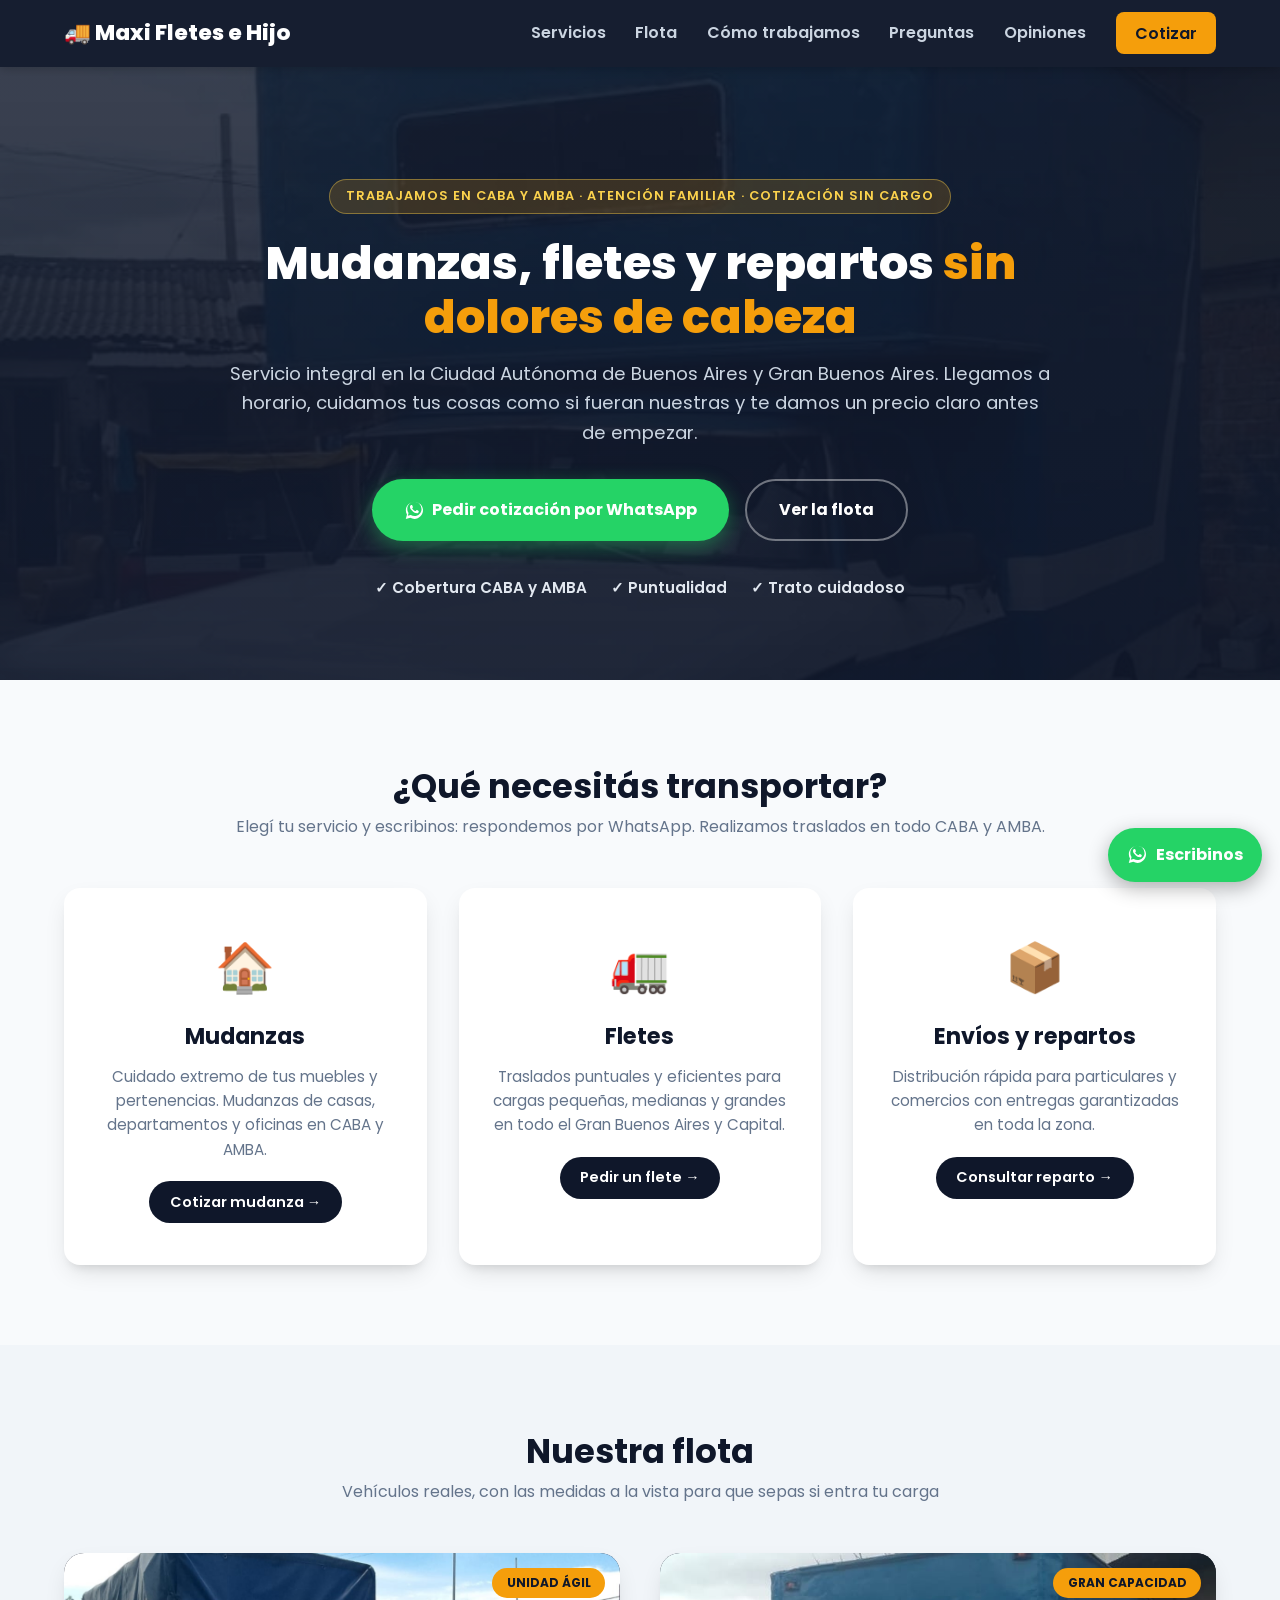
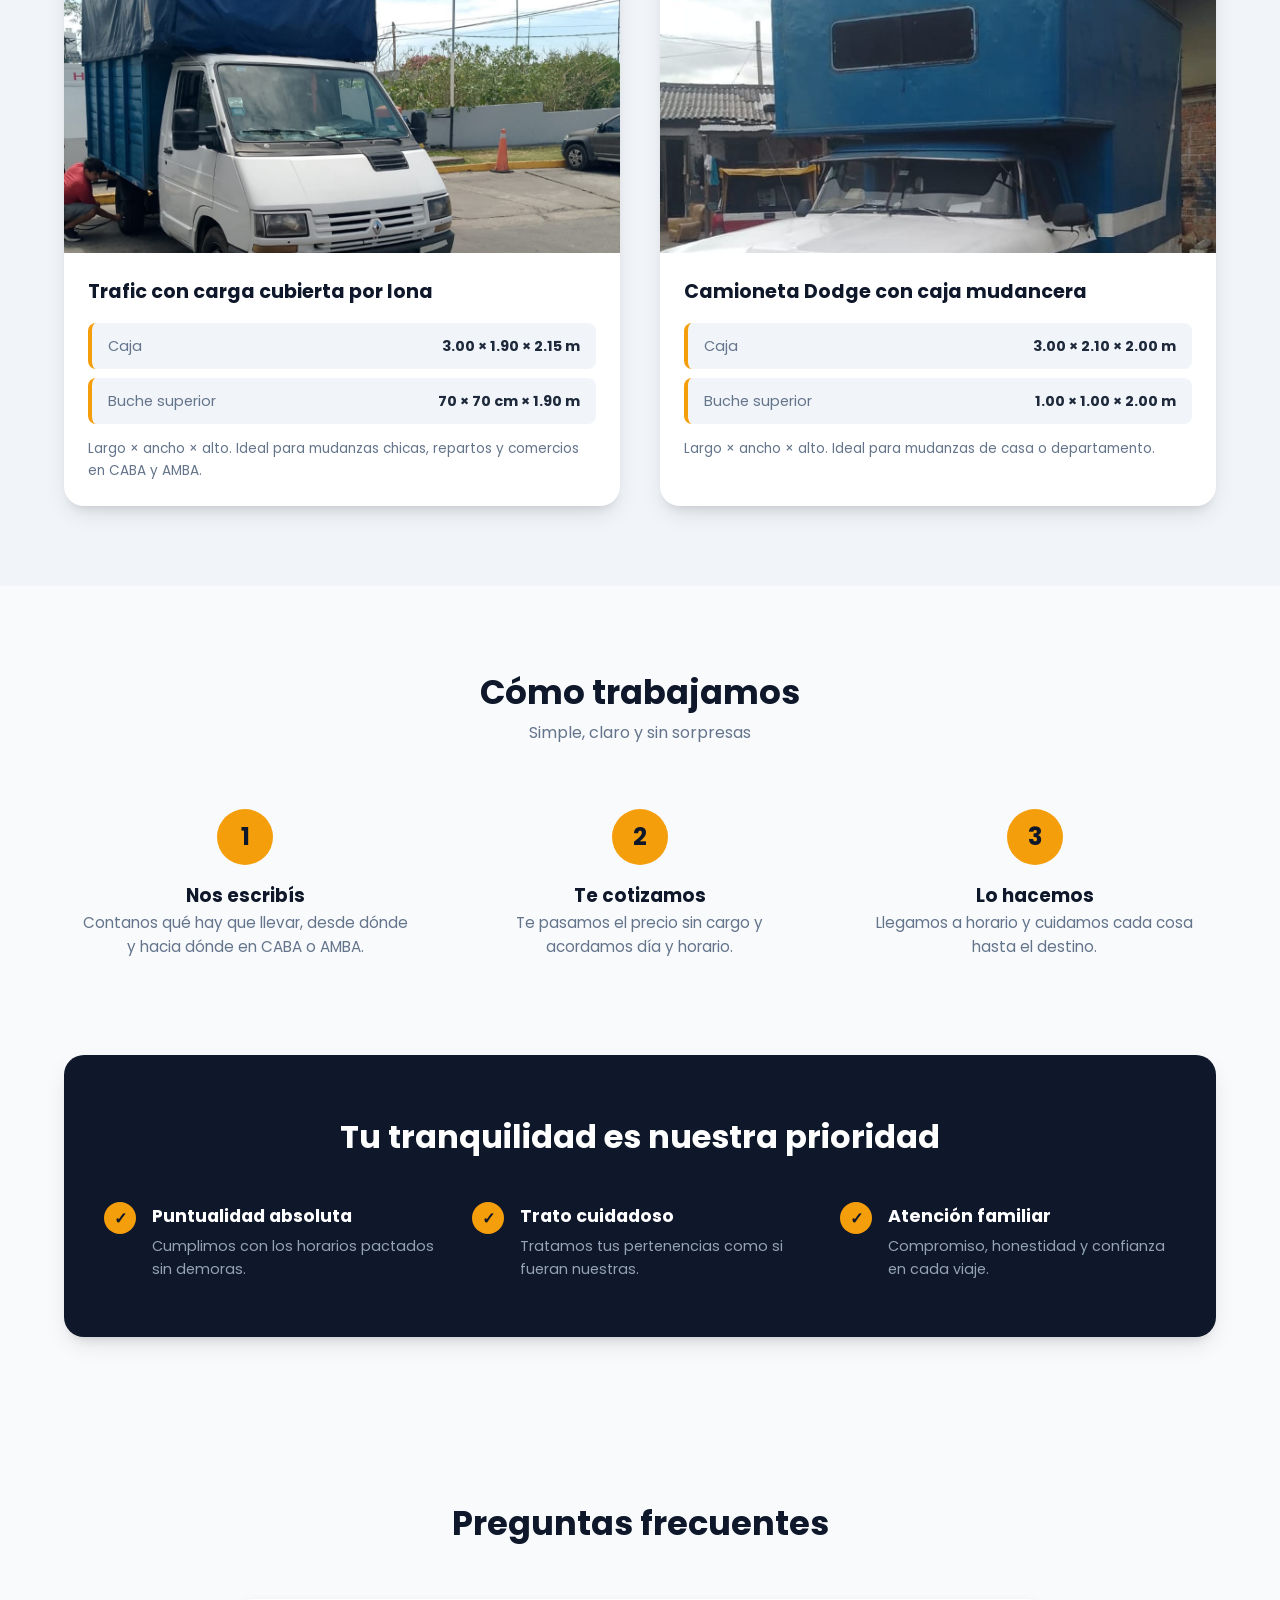
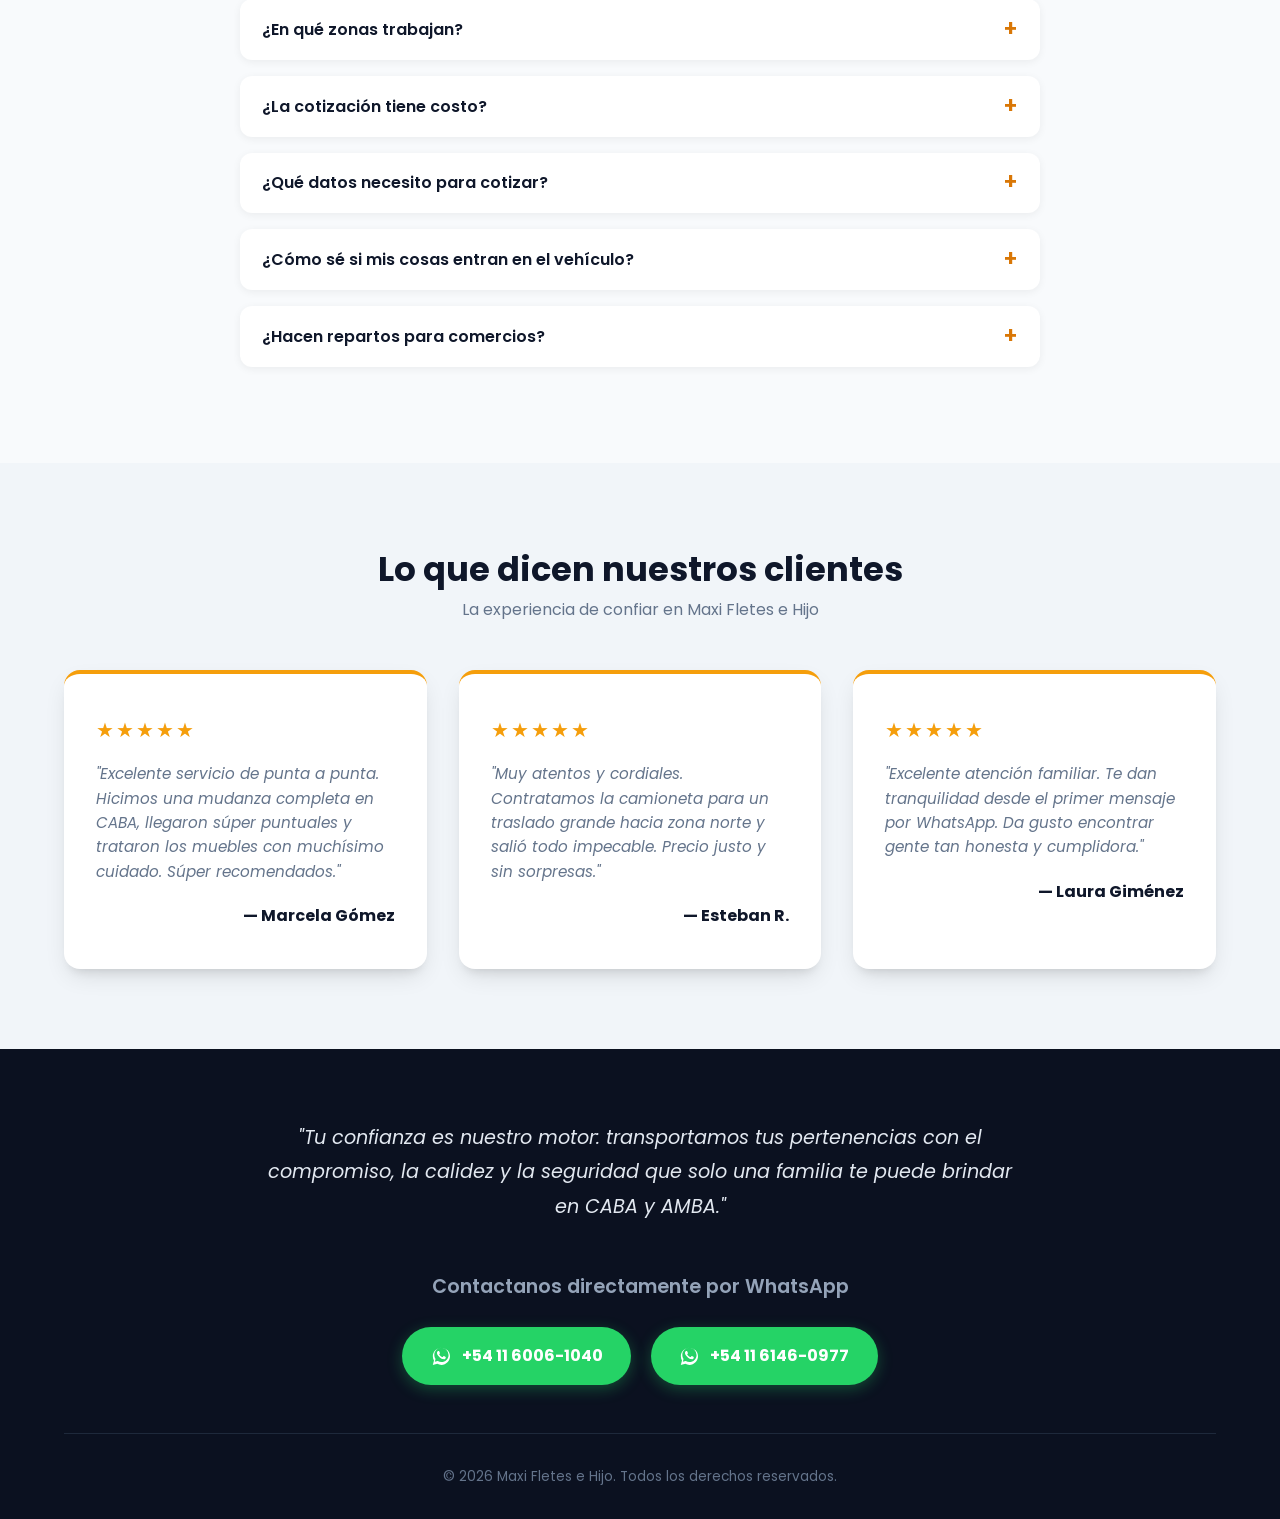
<file: index.html>
<!DOCTYPE html>
<html lang="es">
<head>
  <meta charset="UTF-8">
  <meta name="viewport" content="width=device-width, initial-scale=1.0">
  <meta name="description" content="Fletes, mudanzas, envíos y repartos en CABA y AMBA con atención familiar, puntualidad y cuidado. Pedí tu cotización sin cargo por WhatsApp.">
  <meta name="google-site-verification" content="google171c8de889d423db">
  <title>Maxi Fletes e Hijo | Fletes, Mudanzas, Envíos y Repartos en CABA y AMBA</title>
  <link rel="stylesheet" href="style.css">
  <link rel="preconnect" href="https://fonts.googleapis.com">
  <link rel="preconnect" href="https://fonts.gstatic.com" crossorigin>
  <link href="https://fonts.googleapis.com/css2?family=Poppins:wght@400;600;700;800&display=swap" rel="stylesheet">
</head>
<body>

  <header class="header">
    <div class="container nav-container">
      <a href="#inicio" class="logo">🚚 Maxi Fletes e Hijo</a>
      <input type="checkbox" id="menu-toggle" class="menu-toggle">
      <label for="menu-toggle" class="menu-icon" aria-label="Abrir menú">☰</label>
      <nav class="nav">
        <a href="#servicios">Servicios</a>
        <a href="#flota">Flota</a>
        <a href="#como-trabajamos">Cómo trabajamos</a>
        <a href="#preguntas">Preguntas</a>
        <a href="#testimonios">Opiniones</a>
        <a href="https://wa.me/541160061040?text=Hola%2C%20quiero%20pedir%20una%20cotizaci%C3%B3n" class="btn-nav" target="_blank" rel="noopener">Cotizar</a>
      </nav>
    </div>
  </header>

  <section class="hero" id="inicio">
    <div class="container hero-content">
      <span class="badge">Trabajamos en CABA y AMBA · Atención familiar · Cotización sin cargo</span>
      <h1>Mudanzas, fletes y repartos <span>sin dolores de cabeza</span></h1>
      <p>Servicio integral en la Ciudad Autónoma de Buenos Aires y Gran Buenos Aires. Llegamos a horario, cuidamos tus cosas como si fueran nuestras y te damos un precio claro antes de empezar.</p>
      <div class="hero-buttons">
        <a href="https://wa.me/541160061040?text=Hola%2C%20quiero%20pedir%20una%20cotizaci%C3%B3n" target="_blank" rel="noopener" class="btn btn-whatsapp-main">
          <svg class="wa-icon" viewBox="0 0 24 24" aria-hidden="true"><path fill="currentColor" d="M12.04 2c-5.46 0-9.91 4.45-9.91 9.91 0 1.75.46 3.45 1.32 4.95L2.05 22l5.25-1.38c1.45.79 3.08 1.21 4.74 1.21 5.46 0 9.91-4.45 9.91-9.91 0-2.65-1.03-5.14-2.9-7.01A9.816 9.816 0 0 0 12.04 2zm.01 16.59c-1.48 0-2.93-.4-4.2-1.15l-.3-.18-3.12.82.83-3.04-.2-.31a8.217 8.217 0 0 1-1.26-4.38c0-4.54 3.7-8.24 8.24-8.24 2.2 0 4.27.86 5.82 2.42a8.187 8.187 0 0 1 2.41 5.83c.02 4.54-3.68 8.23-8.22 8.23zm4.52-6.16c-.25-.12-1.47-.72-1.69-.81-.23-.08-.39-.12-.56.12-.17.25-.66.81-.81.98-.15.17-.31.19-.56.07-.25-.12-1.06-.39-2.02-1.25-.74-.66-1.24-1.48-1.39-1.73-.15-.25-.02-.38.11-.5.11-.11.25-.29.37-.43.12-.14.17-.25.25-.41.08-.17.04-.31-.02-.43s-.56-1.34-.76-1.84c-.2-.48-.41-.42-.56-.43h-.48c-.17 0-.44.06-.67.31-.23.25-.88.86-.88 2.1 0 1.24.9 2.44 1.03 2.61.12.17 1.77 2.71 4.29 3.8.6.26 1.07.41 1.44.53.6.19 1.15.16 1.59.1.49-.07 1.47-.6 1.68-1.18.21-.58.21-1.07.15-1.18-.07-.1-.23-.17-.48-.3z"/></svg>
          Pedir cotización por WhatsApp
        </a>
        <a href="#flota" class="btn btn-secondary">Ver la flota</a>
      </div>
      <ul class="trust">
        <li>✓ Cobertura CABA y AMBA</li>
        <li>✓ Puntualidad</li>
        <li>✓ Trato cuidadoso</li>
      </ul>
    </div>
  </section>

  <section id="servicios" class="section">
    <div class="container">
      <div class="section-title">
        <h2>¿Qué necesitás transportar?</h2>
        <p>Elegí tu servicio y escribinos: respondemos por WhatsApp. Realizamos traslados en todo CABA y AMBA.</p>
      </div>
      <div class="services-grid">
        <article class="service-card">
          <div class="icon">🏠</div>
          <h3>Mudanzas</h3>
          <p>Cuidado extremo de tus muebles y pertenencias. Mudanzas de casas, departamentos y oficinas en CABA y AMBA.</p>
          <a class="card-link" target="_blank" rel="noopener" href="https://wa.me/541160061040?text=Hola%2C%20quiero%20cotizar%20una%20mudanza">Cotizar mudanza →</a>
        </article>
        <article class="service-card">
          <div class="icon">🚛</div>
          <h3>Fletes</h3>
          <p>Traslados puntuales y eficientes para cargas pequeñas, medianas y grandes en todo el Gran Buenos Aires y Capital.</p>
          <a class="card-link" target="_blank" rel="noopener" href="https://wa.me/541160061040?text=Hola%2C%20necesito%20un%20flete">Pedir un flete →</a>
        </article>
        <article class="service-card">
          <div class="icon">📦</div>
          <h3>Envíos y repartos</h3>
          <p>Distribución rápida para particulares y comercios con entregas garantizadas en toda la zona.</p>
          <a class="card-link" target="_blank" rel="noopener" href="https://wa.me/541160061040?text=Hola%2C%20necesito%20un%20env%C3%ADo%20o%20reparto">Consultar reparto →</a>
        </article>
      </div>
    </div>
  </section>

  <section id="flota" class="fleet section">
    <div class="container">
      <div class="section-title">
        <h2>Nuestra flota</h2>
        <p>Vehículos reales, con las medidas a la vista para que sepas si entra tu carga</p>
      </div>
      <div class="fleet-grid">

        <article class="vehicle-card">
          <div class="vehicle-image">
            <img src="trafic.jpeg" alt="Renault Trafic blanca con carga cubierta por lona" loading="lazy">
            <span class="vehicle-badge">Unidad ágil</span>
          </div>
          <div class="vehicle-body">
            <h3>Trafic con carga cubierta por lona</h3>
            <ul class="specs">
              <li><span>Caja</span><strong>3.00 × 1.90 × 2.15 m</strong></li>
              <li><span>Buche superior</span><strong>70 × 70 cm × 1.90 m</strong></li>
            </ul>
            <p class="hint">Largo × ancho × alto. Ideal para mudanzas chicas, repartos y comercios en CABA y AMBA.</p>
          </div>
        </article>

        <article class="vehicle-card">
          <div class="vehicle-image">
            <img src="dodge.jpeg" alt="Camioneta Dodge azul con caja mudancera" loading="lazy">
            <span class="vehicle-badge">Gran capacidad</span>
          </div>
          <div class="vehicle-body">
            <h3>Camioneta Dodge con caja mudancera</h3>
            <ul class="specs">
              <li><span>Caja</span><strong>3.00 × 2.10 × 2.00 m</strong></li>
              <li><span>Buche superior</span><strong>1.00 × 1.00 × 2.00 m</strong></li>
            </ul>
            <p class="hint">Largo × ancho × alto. Ideal para mudanzas de casa o departamento.</p>
          </div>
        </article>

      </div>
    </div>
  </section>

  <section id="como-trabajamos" class="section">
    <div class="container">
      <div class="section-title">
        <h2>Cómo trabajamos</h2>
        <p>Simple, claro y sin sorpresas</p>
      </div>
      <div class="steps">
        <div class="step"><b>1</b><h4>Nos escribís</h4><p>Contanos qué hay que llevar, desde dónde y hacia dónde en CABA o AMBA.</p></div>
        <div class="step"><b>2</b><h4>Te cotizamos</h4><p>Te pasamos el precio sin cargo y acordamos día y horario.</p></div>
        <div class="step"><b>3</b><h4>Lo hacemos</h4><p>Llegamos a horario y cuidamos cada cosa hasta el destino.</p></div>
      </div>
    </div>
  </section>

  <section id="nosotros" class="section features-section">
    <div class="container">
      <div class="features-box">
        <h2>Tu tranquilidad es nuestra prioridad</h2>
        <div class="features-grid">
          <div class="feature-item"><span class="check">✓</span><div><h4>Puntualidad absoluta</h4><p>Cumplimos con los horarios pactados sin demoras.</p></div></div>
          <div class="feature-item"><span class="check">✓</span><div><h4>Trato cuidadoso</h4><p>Tratamos tus pertenencias como si fueran nuestras.</p></div></div>
          <div class="feature-item"><span class="check">✓</span><div><h4>Atención familiar</h4><p>Compromiso, honestidad y confianza en cada viaje.</p></div></div>
        </div>
      </div>
    </div>
  </section>

  <section id="preguntas" class="section">
    <div class="container faq">
      <div class="section-title">
        <h2>Preguntas frecuentes</h2>
      </div>
      <details>
        <summary>¿En qué zonas trabajan?</summary>
        <p>Brindamos servicio en toda la Ciudad Autónoma de Buenos Aires (CABA) y el Gran Buenos Aires (AMBA). Consultanos por trayectos o viajes específicos.</p>
      </details>
      <details>
        <summary>¿La cotización tiene costo?</summary>
        <p>No, la cotización es sin cargo. Escribinos por WhatsApp y te respondemos.</p>
      </details>
      <details>
        <summary>¿Qué datos necesito para cotizar?</summary>
        <p>Dirección de origen y destino, qué se va a transportar, si hay escaleras o ascensor y la fecha que necesitás.</p>
      </details>
      <details>
        <summary>¿Cómo sé si mis cosas entran en el vehículo?</summary>
        <p>Mirá las medidas de cada unidad en la sección Flota. Si tenés dudas, mandanos fotos por WhatsApp y te asesoramos.</p>
      </details>
      <details>
        <summary>¿Hacen repartos para comercios?</summary>
        <p>Sí, trabajamos con particulares y comercios. Consultanos por tu necesidad.</p>
      </details>
    </div>
  </section>

  <!-- SECCIÓN DE TESTIMONIOS Y ESTRELLAS -->
  <section id="testimonios" class="section fleet">
    <div class="container">
      <div class="section-title">
        <h2>Lo que dicen nuestros clientes</h2>
        <p>La experiencia de confiar en Maxi Fletes e Hijo</p>
      </div>
      <div class="testimonials-grid">
        <article class="testimonial-card">
          <div class="stars">★★★★★</div>
          <p>"Excelente servicio de punta a punta. Hicimos una mudanza completa en CABA, llegaron súper puntuales y trataron los muebles con muchísimo cuidado. Súper recomendados."</p>
          <h4>— Marcela Gómez</h4>
        </article>
        <article class="testimonial-card">
          <div class="stars">★★★★★</div>
          <p>"Muy atentos y cordiales. Contratamos la camioneta para un traslado grande hacia zona norte y salió todo impecable. Precio justo y sin sorpresas."</p>
          <h4>— Esteban R.</h4>
        </article>
        <article class="testimonial-card">
          <div class="stars">★★★★★</div>
          <p>"Excelente atención familiar. Te dan tranquilidad desde el primer mensaje por WhatsApp. Da gusto encontrar gente tan honesta y cumplidora."</p>
          <h4>— Laura Giménez</h4>
        </article>
      </div>
    </div>
  </section>

  <footer id="contacto" class="footer">
    <div class="container footer-content">
      <p class="footer-tagline">"Tu confianza es nuestro motor: transportamos tus pertenencias con el compromiso, la calidez y la seguridad que solo una familia te puede brindar en CABA y AMBA."</p>
      <div class="whatsapp-container">
        <h3>Contactanos directamente por WhatsApp</h3>
        <div class="whatsapp-buttons">
          <a href="https://wa.me/541160061040?text=Hola%2C%20quiero%20pedir%20una%20cotizaci%C3%B3n" target="_blank" rel="noopener" class="btn-whatsapp">
            <svg class="wa-icon" viewBox="0 0 24 24" aria-hidden="true"><path fill="currentColor" d="M12.04 2c-5.46 0-9.91 4.45-9.91 9.91 0 1.75.46 3.45 1.32 4.95L2.05 22l5.25-1.38c1.45.79 3.08 1.21 4.74 1.21 5.46 0 9.91-4.45 9.91-9.91 0-2.65-1.03-5.14-2.9-7.01A9.816 9.816 0 0 0 12.04 2zm.01 16.59c-1.48 0-2.93-.4-4.2-1.15l-.3-.18-3.12.82.83-3.04-.2-.31a8.217 8.217 0 0 1-1.26-4.38c0-4.54 3.7-8.24 8.24-8.24 2.2 0 4.27.86 5.82 2.42a8.187 8.187 0 0 1 2.41 5.83c.02 4.54-3.68 8.23-8.22 8.23zm4.52-6.16c-.25-.12-1.47-.72-1.69-.81-.23-.08-.39-.12-.56.12-.17.25-.66.81-.81.98-.15.17-.31.19-.56.07-.25-.12-1.06-.39-2.02-1.25-.74-.66-1.24-1.48-1.39-1.73-.15-.25-.02-.38.11-.5.11-.11.25-.29.37-.43.12-.14.17-.25.25-.41.08-.17.04-.31-.02-.43s-.56-1.34-.76-1.84c-.2-.48-.41-.42-.56-.43h-.48c-.17 0-.44.06-.67.31-.23.25-.88.86-.88 2.1 0 1.24.9 2.44 1.03 2.61.12.17 1.77 2.71 4.29 3.8.6.26 1.07.41 1.44.53.6.19 1.15.16 1.59.1.49-.07 1.47-.6 1.68-1.18.21-.58.21-1.07.15-1.18-.07-.1-.23-.17-.48-.3z"/></svg>
            +54 11 6006-1040
          </a>
          <a href="https://wa.me/541161460977?text=Hola%2C%20quiero%20pedir%20una%20cotizaci%C3%B3n" target="_blank" rel="noopener" class="btn-whatsapp">
            <svg class="wa-icon" viewBox="0 0 24 24" aria-hidden="true"><path fill="currentColor" d="M12.04 2c-5.46 0-9.91 4.45-9.91 9.91 0 1.75.46 3.45 1.32 4.95L2.05 22l5.25-1.38c1.45.79 3.08 1.21 4.74 1.21 5.46 0 9.91-4.45 9.91-9.91 0-2.65-1.03-5.14-2.9-7.01A9.816 9.816 0 0 0 12.04 2zm.01 16.59c-1.48 0-2.93-.4-4.2-1.15l-.3-.18-3.12.82.83-3.04-.2-.31a8.217 8.217 0 0 1-1.26-4.38c0-4.54 3.7-8.24 8.24-8.24 2.2 0 4.27.86 5.82 2.42a8.187 8.187 0 0 1 2.41 5.83c.02 4.54-3.68 8.23-8.22 8.23zm4.52-6.16c-.25-.12-1.47-.72-1.69-.81-.23-.08-.39-.12-.56.12-.17.25-.66.81-.81.98-.15.17-.31.19-.56.07-.25-.12-1.06-.39-2.02-1.25-.74-.66-1.24-1.48-1.39-1.73-.15-.25-.02-.38.11-.5.11-.11.25-.29.37-.43.12-.14.17-.25.25-.41.08-.17.04-.31-.02-.43s-.56-1.34-.76-1.84c-.2-.48-.41-.42-.56-.43h-.48c-.17 0-.44.06-.67.31-.23.25-.88.86-.88 2.1 0 1.24.9 2.44 1.03 2.61.12.17 1.77 2.71 4.29 3.8.6.26 1.07.41 1.44.53.6.19 1.15.16 1.59.1.49-.07 1.47-.6 1.68-1.18.21-.58.21-1.07.15-1.18-.07-.1-.23-.17-.48-.3z"/></svg>
            +54 11 6146-0977
          </a>
        </div>
      </div>
      <div class="footer-bottom">
        <p>&copy; 2026 Maxi Fletes e Hijo. Todos los derechos reservados.</p>
      </div>
    </div>
  </footer>

  <a href="https://wa.me/541160061040?text=Hola%2C%20quiero%20pedir%20una%20cotizaci%C3%B3n" class="wa-float" target="_blank" rel="noopener" aria-label="Escribinos por WhatsApp">
    <svg class="wa-icon" viewBox="0 0 24 24" aria-hidden="true"><path fill="currentColor" d="M12.04 2c-5.46 0-9.91 4.45-9.91 9.91 0 1.75.46 3.45 1.32 4.95L2.05 22l5.25-1.38c1.45.79 3.08 1.21 4.74 1.21 5.46 0 9.91-4.45 9.91-9.91 0-2.65-1.03-5.14-2.9-7.01A9.816 9.816 0 0 0 12.04 2zm.01 16.59c-1.48 0-2.93-.4-4.2-1.15l-.3-.18-3.12.82.83-3.04-.2-.31a8.217 8.217 0 0 1-1.26-4.38c0-4.54 3.7-8.24 8.24-8.24 2.2 0 4.27.86 5.82 2.42a8.187 8.187 0 0 1 2.41 5.83c.02 4.54-3.68 8.23-8.22 8.23zm4.52-6.16c-.25-.12-1.47-.72-1.69-.81-.23-.08-.39-.12-.56.12-.17.25-.66.81-.81.98-.15.17-.31.19-.56.07-.25-.12-1.06-.39-2.02-1.25-.74-.66-1.24-1.48-1.39-1.73-.15-.25-.02-.38.11-.5.11-.11.25-.29.37-.43.12-.14.17-.25.25-.41.08-.17.04-.31-.02-.43s-.56-1.34-.76-1.84c-.2-.48-.41-.42-.56-.43h-.48c-.17 0-.44.06-.67.31-.23.25-.88.86-.88 2.1 0 1.24.9 2.44 1.03 2.61.12.17 1.77 2.71 4.29 3.8.6.26 1.07.41 1.44.53.6.19 1.15.16 1.59.1.49-.07 1.47-.6 1.68-1.18.21-.58.21-1.07.15-1.18-.07-.1-.23-.17-.48-.3z"/></svg>
    <span>Escribinos</span>
  </a>

</body>
</html>
</file>
<file: style.css>
:root {
  --primary: #0f172a;
  --accent: #f59e0b;
  --accent-hover: #d97706;
  --blue: #2563eb;
  --whatsapp: #25d366;
  --whatsapp-hover: #1eaa53;
  --bg-light: #f8fafc;
  --text-dark: #1e293b;
  --text-muted: #64748b;
  --white: #fff;
  --shadow: 0 10px 25px -5px rgba(0,0,0,.12), 0 8px 10px -6px rgba(0,0,0,.1);
  --transition: all .3s ease;
}

* { margin: 0; padding: 0; box-sizing: border-box; }
html { scroll-behavior: smooth; scroll-padding-top: 80px; font-family: 'Poppins', Arial, sans-serif; }
body { background: var(--bg-light); color: var(--text-dark); line-height: 1.6; }
img { max-width: 100%; display: block; }
.container { width: 90%; max-width: 1200px; margin: 0 auto; }

/* Ícono SVG de WhatsApp */
.wa-icon {
  width: 1.3em;
  height: 1.3em;
  fill: currentColor;
  display: inline-block;
  vertical-align: middle;
  flex-shrink: 0;
}

/* Encabezado */
.header { background: rgba(15,23,42,.97); position: sticky; top: 0; z-index: 1000; padding: 1rem 0; box-shadow: 0 2px 10px rgba(0,0,0,.2); }
.nav-container { display: flex; justify-content: space-between; align-items: center; flex-wrap: wrap; }
.logo { color: var(--white); font-size: 1.35rem; font-weight: 800; text-decoration: none; }
.nav a { color: #cbd5e1; text-decoration: none; margin-left: 1.6rem; font-weight: 600; transition: var(--transition); }
.nav a:hover { color: var(--white); }
.nav .btn-nav { background: var(--accent); color: var(--primary); padding: .6rem 1.2rem; border-radius: 8px; }
.nav .btn-nav:hover { background: var(--accent-hover); color: var(--white); }
.menu-toggle, .menu-icon { display: none; }

/* Portada */
.hero {
  position: relative; color: var(--white); text-align: center; padding: 7rem 0 5rem;
  background: linear-gradient(180deg, rgba(15,23,42,.82), rgba(15,23,42,.92)), url('dodge.jpeg') center 40% / cover no-repeat;
}
.hero-content { max-width: 820px; }
.badge { display: inline-block; background: rgba(245,158,11,.18); color: #fcd34d; border: 1px solid rgba(252,211,77,.4); padding: .4rem 1rem; border-radius: 50px; font-size: .8rem; font-weight: 600; text-transform: uppercase; letter-spacing: 1px; }
.hero h1 { font-size: 2.9rem; font-weight: 800; margin: 1.4rem 0 1rem; line-height: 1.15; }
.hero h1 span { color: var(--accent); }
.hero p { font-size: 1.15rem; color: #cbd5e1; margin-bottom: 2rem; }
.hero-buttons { display: flex; justify-content: center; gap: 1rem; flex-wrap: wrap; }
.btn { display: inline-flex; align-items: center; justify-content: center; gap: .5rem; padding: 1rem 2rem; border-radius: 50px; font-weight: 700; text-decoration: none; transition: var(--transition); }
.btn-whatsapp-main { background: var(--whatsapp); color: var(--white); box-shadow: 0 6px 20px rgba(37,211,102,.4); }
.btn-whatsapp-main:hover { background: var(--whatsapp-hover); transform: translateY(-3px); }
.btn-secondary { border: 2px solid rgba(255,255,255,.4); color: var(--white); }
.btn-secondary:hover { border-color: var(--white); background: rgba(255,255,255,.08); }
.trust { list-style: none; display: flex; justify-content: center; gap: 1.5rem; flex-wrap: wrap; margin-top: 2.2rem; color: #e2e8f0; font-weight: 600; font-size: .95rem; }

/* Secciones */
.section { padding: 5rem 0; }
.section-title { text-align: center; margin-bottom: 3rem; }
.section-title h2 { font-size: 2.1rem; color: var(--primary); font-weight: 700; }
.section-title p { color: var(--text-muted); }

/* Servicios */
.services-grid { display: grid; grid-template-columns: repeat(auto-fit, minmax(280px, 1fr)); gap: 2rem; }
.service-card { background: var(--white); padding: 2.5rem 2rem; border-radius: 16px; box-shadow: var(--shadow); border: 2px solid transparent; text-align: center; transition: var(--transition); }
.service-card:hover { transform: translateY(-8px); border-color: var(--accent); }
.service-card .icon { font-size: 3rem; margin-bottom: .8rem; }
.service-card h3 { font-size: 1.4rem; color: var(--primary); margin-bottom: .6rem; }
.service-card p { color: var(--text-muted); font-size: .95rem; margin-bottom: 1.2rem; }
.card-link { display: inline-block; background: var(--primary); color: var(--white); padding: .6rem 1.3rem; border-radius: 50px; text-decoration: none; font-weight: 600; font-size: .9rem; transition: var(--transition); }
.card-link:hover { background: var(--accent); color: var(--primary); }

/* Flota */
.fleet { background: #f1f5f9; }
.fleet-grid { display: grid; grid-template-columns: repeat(auto-fit, minmax(320px, 1fr)); gap: 2.5rem; }
.vehicle-card { background: var(--white); border-radius: 20px; overflow: hidden; box-shadow: var(--shadow); transition: var(--transition); }
.vehicle-card:hover { transform: translateY(-6px); }
.vehicle-image { position: relative; height: 300px; overflow: hidden; background: var(--primary); }
.vehicle-image img { width: 100%; height: 100%; object-fit: cover; object-position: center 35%; transition: transform .5s ease; }
.vehicle-card:hover .vehicle-image img { transform: scale(1.05); }
.vehicle-badge { position: absolute; top: 15px; right: 15px; background: var(--accent); color: var(--primary); padding: .35rem .9rem; border-radius: 20px; font-size: .75rem; font-weight: 700; text-transform: uppercase; }
.vehicle-body { padding: 1.5rem; }
.vehicle-body h3 { font-size: 1.2rem; color: var(--primary); margin-bottom: 1rem; }
.specs { list-style: none; display: grid; gap: .6rem; }
.specs li { display: flex; justify-content: space-between; gap: 1rem; flex-wrap: wrap; background: #f1f5f9; border-left: 4px solid var(--accent); padding: .7rem 1rem; border-radius: 8px; font-size: .9rem; }
.specs span { color: var(--text-muted); }
.hint { margin-top: .9rem; font-size: .85rem; color: var(--text-muted); }

/* Pasos */
.steps { display: grid; grid-template-columns: repeat(auto-fit, minmax(240px, 1fr)); gap: 2rem; }
.step { text-align: center; padding: 1rem; }
.step b { display: flex; align-items: center; justify-content: center; width: 56px; height: 56px; margin: 0 auto 1rem; background: var(--accent); color: var(--primary); border-radius: 50%; font-size: 1.5rem; }
.step h4 { font-size: 1.15rem; color: var(--primary); }
.step p { color: var(--text-muted); font-size: .95rem; }

/* Características */
.features-section { padding-top: 0; }
.features-box { background: var(--primary); color: var(--white); border-radius: 20px; padding: 3.5rem 2.5rem; box-shadow: var(--shadow); }
.features-box h2 { text-align: center; font-size: 2rem; margin-bottom: 2.5rem; }
.features-grid { display: grid; grid-template-columns: repeat(auto-fit, minmax(250px, 1fr)); gap: 2rem; }
.feature-item { display: flex; align-items: flex-start; gap: 1rem; }
.check { background: var(--accent); color: var(--primary); width: 32px; height: 32px; border-radius: 50%; display: flex; align-items: center; justify-content: center; font-weight: bold; flex-shrink: 0; }
.feature-item h4 { font-size: 1.1rem; margin-bottom: .3rem; }
.feature-item p { color: #94a3b8; font-size: .9rem; }

/* Preguntas frecuentes */
.faq { max-width: 800px; }
.faq details { background: var(--white); border-radius: 12px; margin-bottom: 1rem; box-shadow: 0 2px 8px rgba(0,0,0,.06); overflow: hidden; }
.faq summary { cursor: pointer; padding: 1.1rem 1.4rem; font-weight: 600; color: var(--primary); list-style: none; display: flex; justify-content: space-between; gap: 1rem; }
.faq summary::-webkit-details-marker { display: none; }
.faq summary::after { content: '+'; font-size: 1.4rem; color: var(--accent-hover); line-height: 1; }
.faq details[open] summary::after { content: '–'; }
.faq details p { padding: 0 1.4rem 1.2rem; color: var(--text-muted); }

/* Testimonios y Estrellas */
.testimonials-grid { display: grid; grid-template-columns: repeat(auto-fit, minmax(280px, 1fr)); gap: 2rem; }
.testimonial-card { background: var(--white); padding: 2.5rem 2rem; border-radius: 16px; box-shadow: var(--shadow); transition: var(--transition); border-top: 4px solid var(--accent); }
.testimonial-card:hover { transform: translateY(-5px); }
.stars { color: var(--accent); font-size: 1.25rem; letter-spacing: 2px; margin-bottom: 1rem; }
.testimonial-card p { color: var(--text-muted); font-size: .95rem; font-style: italic; margin-bottom: 1.2rem; }
.testimonial-card h4 { color: var(--primary); font-size: 1rem; font-weight: 700; text-align: right; }

/* Pie de página */
.footer { background: #0b1120; color: var(--white); padding: 4.5rem 0 2rem; text-align: center; }
.footer-tagline { font-size: 1.2rem; font-style: italic; max-width: 750px; margin: 0 auto 3rem; color: #e2e8f0; line-height: 1.8; }
.whatsapp-container { margin-bottom: 3rem; }
.whatsapp-container h3 { font-size: 1.2rem; margin-bottom: 1.5rem; color: #94a3b8; font-weight: 600; }
.whatsapp-buttons { display: flex; justify-content: center; gap: 1.2rem; flex-wrap: wrap; }
.btn-whatsapp { display: inline-flex; align-items: center; gap: .6rem; background: var(--whatsapp); color: var(--white); padding: 1rem 1.8rem; border-radius: 50px; text-decoration: none; font-weight: 700; box-shadow: 0 4px 15px rgba(37,211,102,.3); transition: var(--transition); }
.btn-whatsapp:hover { background: var(--whatsapp-hover); transform: translateY(-3px); }
.footer-bottom { border-top: 1px solid #1e293b; padding-top: 2rem; color: #64748b; font-size: .85rem; }

/* Botón flotante de WhatsApp */
.wa-float { position: fixed; right: 18px; bottom: 18px; z-index: 1100; display: flex; align-items: center; gap: .5rem; background: var(--whatsapp); color: var(--white); padding: .9rem 1.2rem; border-radius: 50px; text-decoration: none; font-weight: 700; box-shadow: 0 6px 20px rgba(0,0,0,.3); animation: pulso 2.5s infinite; }
.wa-float:hover { background: var(--whatsapp-hover); }
@keyframes pulso { 0% { box-shadow: 0 0 0 0 rgba(37,211,102,.6); } 70% { box-shadow: 0 0 0 16px rgba(37,211,102,0); } 100% { box-shadow: 0 0 0 0 rgba(37,211,102,0); } }

/* Celulares */
@media (max-width: 768px) {
  .menu-icon { display: block; color: var(--white); font-size: 1.8rem; cursor: pointer; }
  .nav { display: none; width: 100%; flex-direction: column; padding-top: 1rem; }
  .menu-toggle:checked ~ .nav { display: flex; }
  .nav a { margin: 0; padding: .8rem 0; border-bottom: 1px solid #1e293b; }
  .nav .btn-nav { margin-top: .8rem; text-align: center; border-bottom: 0; }
  .hero { padding: 5rem 0 4rem; }
  .hero h1 { font-size: 2rem; }
  .hero p { font-size: 1rem; }
  .btn { width: 100%; text-align: center; }
  .section { padding: 3.5rem 0; }
  .section-title h2 { font-size: 1.7rem; }
  .features-box { padding: 2.5rem 1.5rem; }
  .footer-tagline { font-size: 1.05rem; }
  .btn-whatsapp { width: 100%; max-width: 320px; justify-content: center; }
  .wa-float span { display: none; }
  .wa-float { padding: 1rem; font-size: 1.3rem; }
}
</file>
